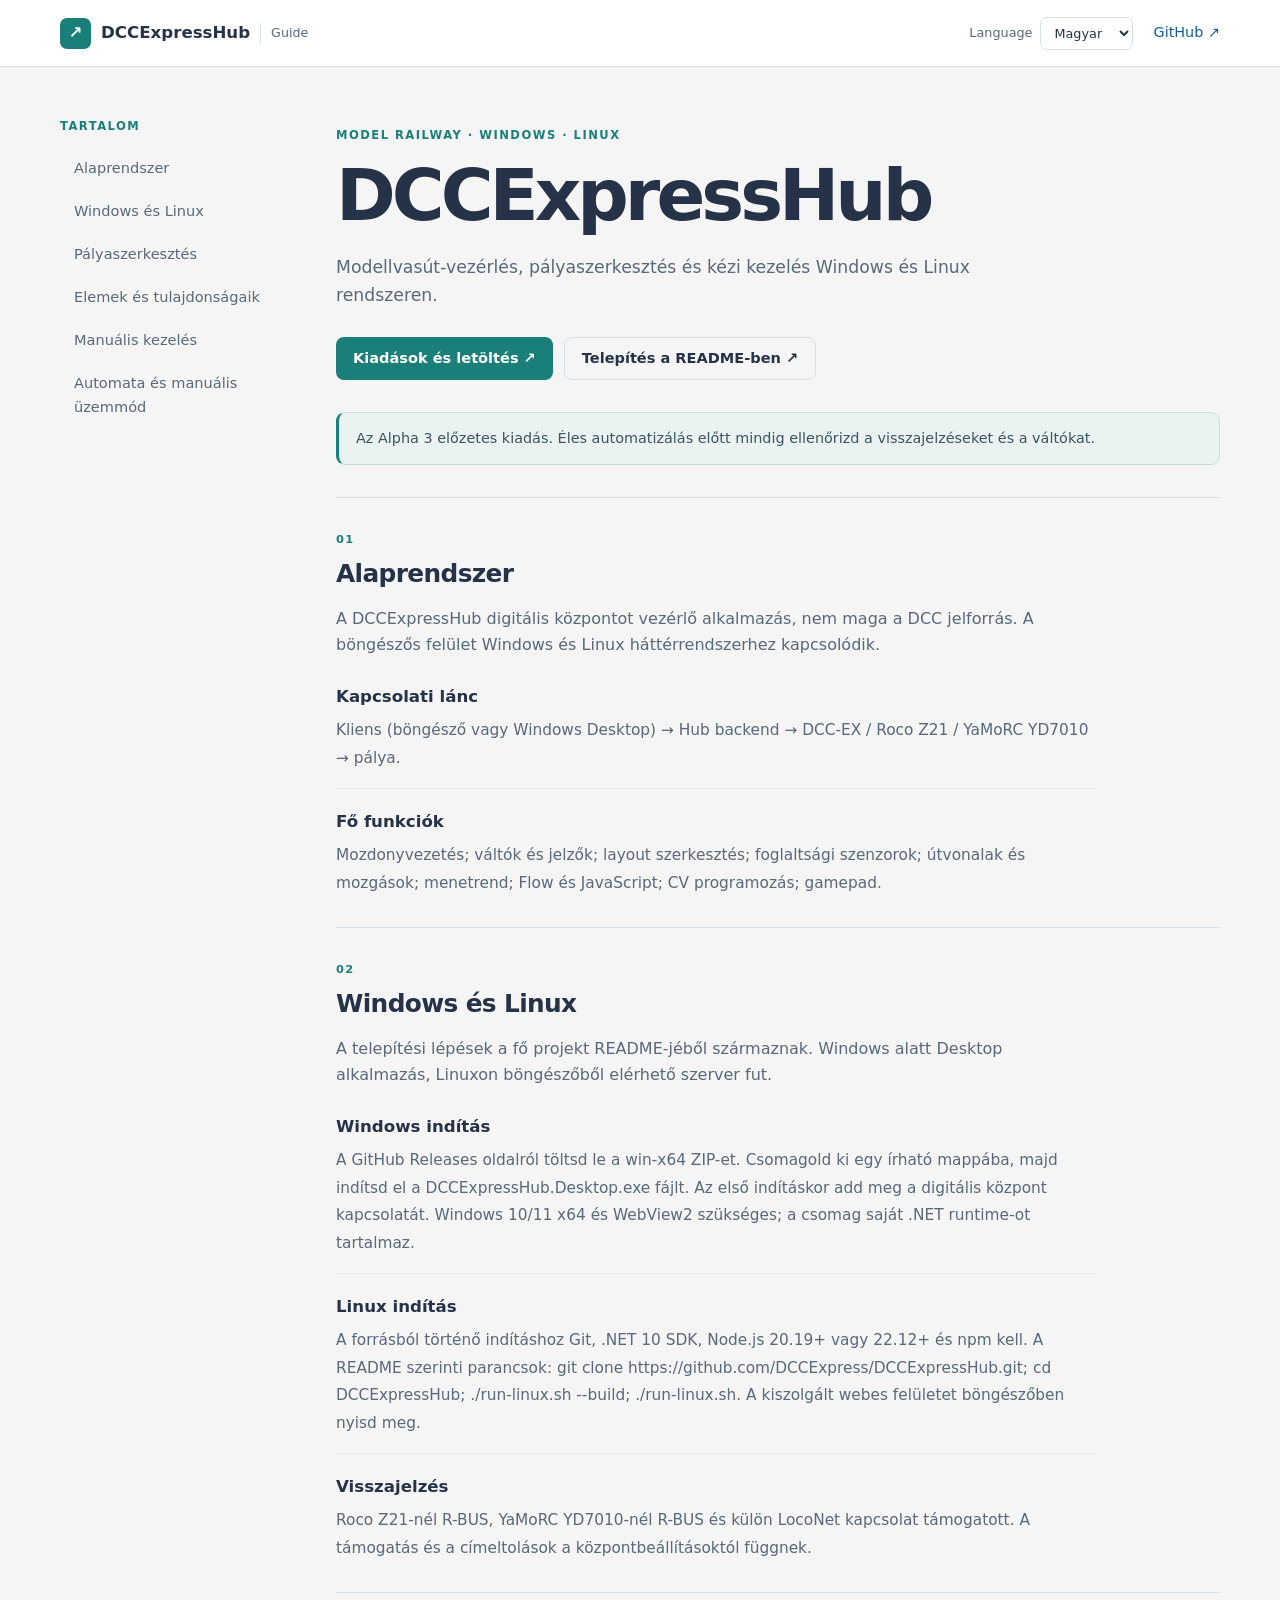
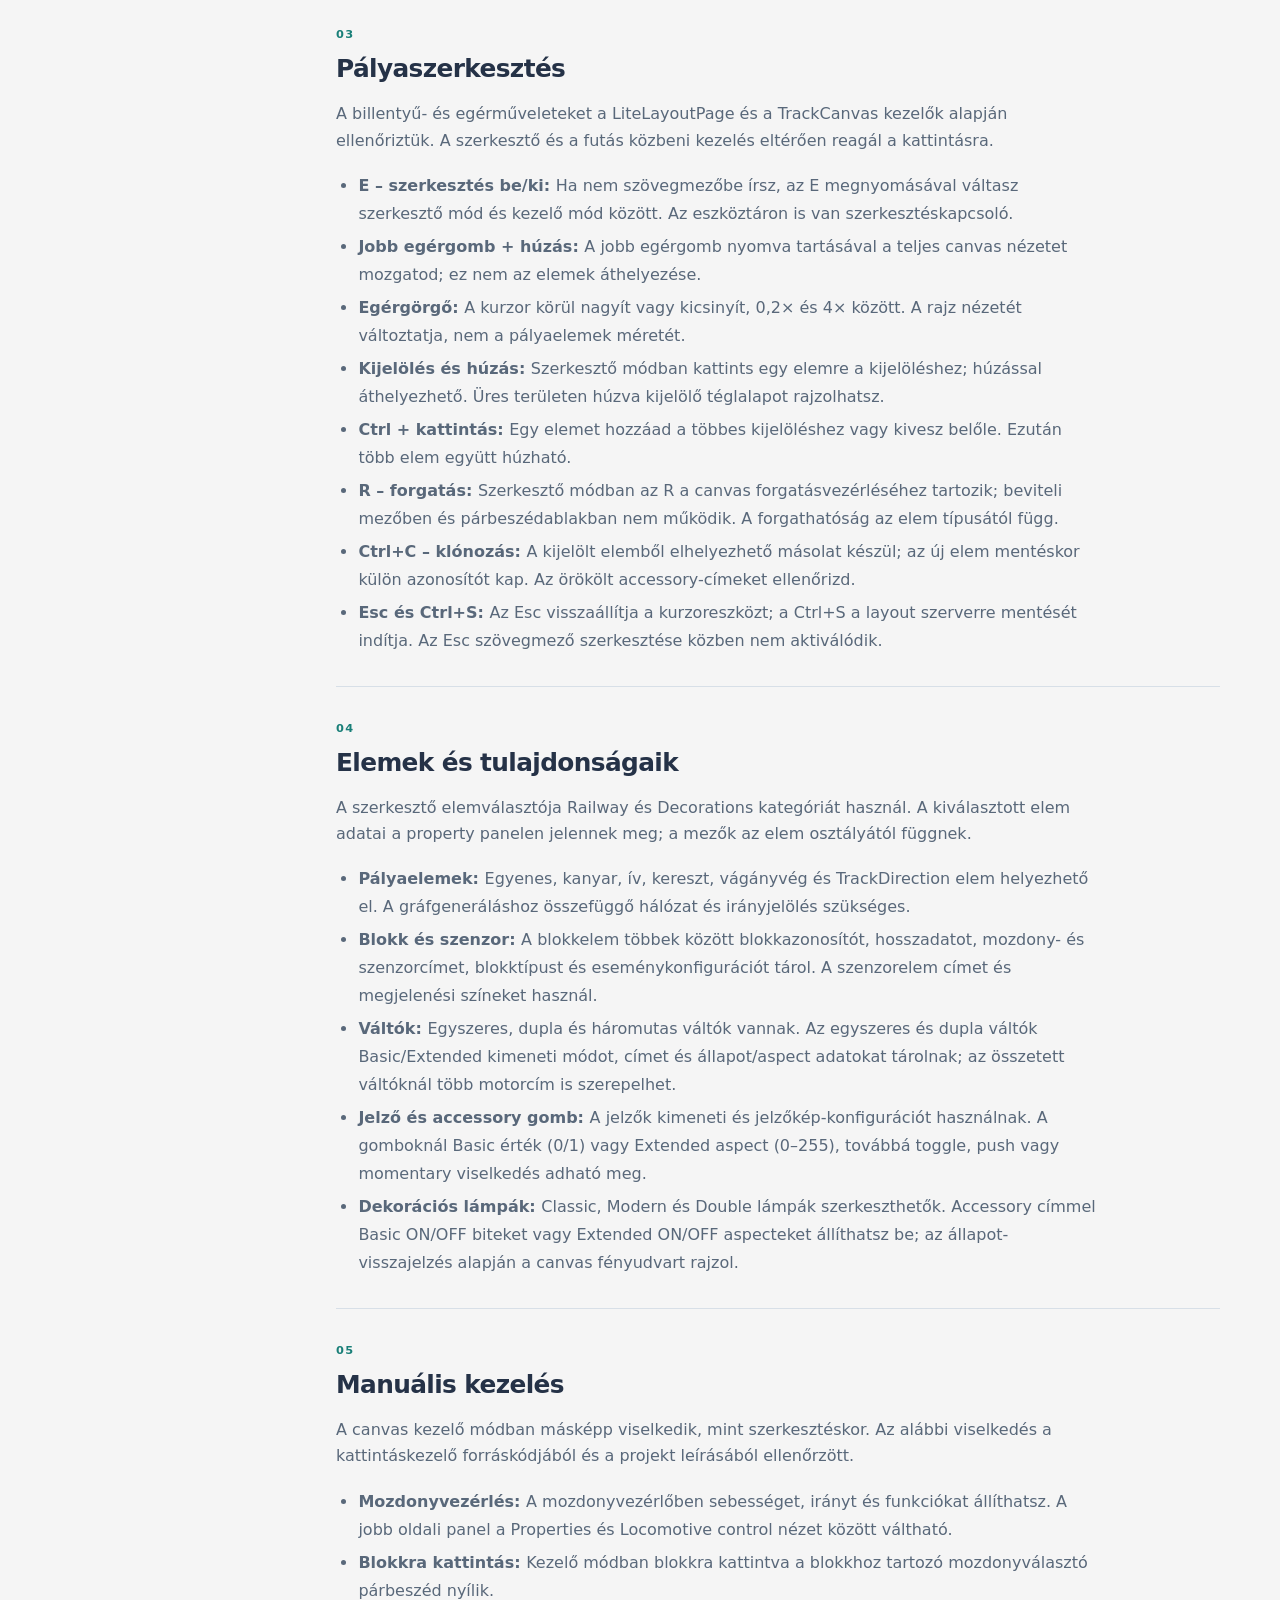
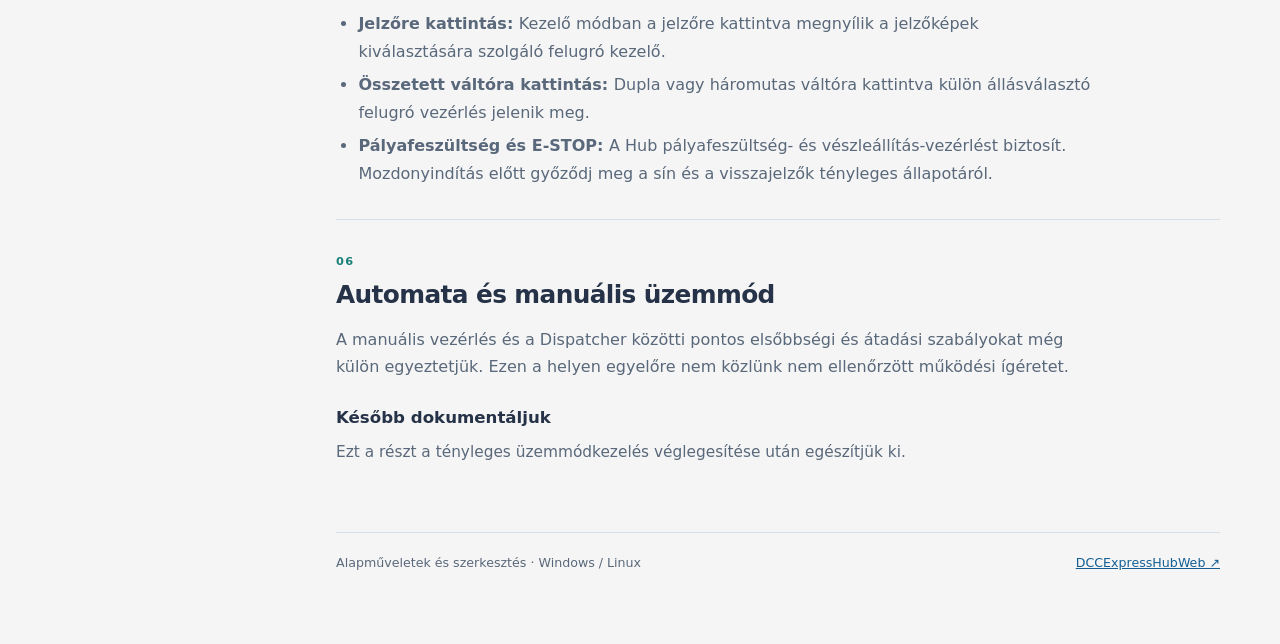
<file: index.html>
<!doctype html>
<html lang="hu">
<head>
  <meta charset="utf-8">
  <meta name="viewport" content="width=device-width,initial-scale=1">
  <meta name="description" content="DCCExpressHub: Windows and Linux model railway control, layout editing, elements and manual operations.">
  <meta name="theme-color" content="#f5f5f5">
  <title>DCCExpressHub — Guide</title>
  <link rel="stylesheet" href="./assets/site.css">
  <script src="./assets/guide.js" defer></script>
</head>
<body>
  <header class="site-header">
    <div class="topbar wrap">
      <a class="brand" href="#home"><span class="brand-mark">↗</span><strong>DCCExpressHub</strong><span class="brand-suffix">Guide</span></a>
      <div class="head-actions">
        <label class="language-picker" for="language"><span id="language-label">Language</span>
          <select id="language" aria-label="Language"><option value="hu">Magyar</option><option value="en">English</option><option value="de">Deutsch</option></select>
        </label>
        <a class="github-link" href="https://github.com/DCCExpress/DCCExpressHub" target="_blank" rel="noopener noreferrer">GitHub ↗</a>
      </div>
    </div>
  </header>
  <div class="wrap page-shell" id="home">
    <aside class="sidebar">
      <div class="sidebar-label" id="contents-label">Tartalom</div>
      <nav id="guide-nav" aria-label="Guide sections"></nav>
    </aside>
    <main class="main-content">
      <section class="hero">
        <div class="eyebrow" id="eyebrow">MODEL RAILWAY · WINDOWS · LINUX</div>
        <h1 id="hero-title">DCCExpressHub</h1>
        <p class="hero-text" id="hero-description"></p>
        <div class="hero-actions">
          <a class="button primary" href="https://github.com/DCCExpress/DCCExpressHub/releases" target="_blank" rel="noopener noreferrer" id="releases-link"></a>
          <a class="button secondary" href="https://github.com/DCCExpress/DCCExpressHub#readme" target="_blank" rel="noopener noreferrer" id="readme-link"></a>
        </div>
      </section>
      <div class="notice" id="alpha-notice"></div>
      <div id="guide-content" class="guide-content"></div>
      <footer class="footer"><span id="footer-note"></span><a href="https://github.com/DCCExpress/DCCExpressHubWeb" target="_blank" rel="noopener noreferrer">DCCExpressHubWeb ↗</a></footer>
    </main>
  </div>
</body>
</html>
</file>
<file: assets/site.css>
:root{color-scheme:light;--bg:#f5f5f5;--surface:#fff;--surface-alt:#eef3f7;--border:#d7dfe7;--text:#253247;--muted:#59687a;--accent:#197f78;--link:#135e94;--radius:12px;font-family:Inter,ui-sans-serif,system-ui,-apple-system,"Segoe UI",sans-serif}
*{box-sizing:border-box}html{scroll-behavior:smooth;scroll-padding-top:86px}body{margin:0;background:var(--bg);color:var(--text);line-height:1.65}a{color:var(--link)}button,select{font:inherit}.wrap{width:min(1160px,calc(100% - 40px));margin-inline:auto}
.site-header{position:sticky;top:0;z-index:10;background:#ffffffed;backdrop-filter:blur(12px);border-bottom:1px solid var(--border)}.topbar{min-height:66px;display:flex;align-items:center;justify-content:space-between;gap:18px}.brand{display:inline-flex;align-items:center;gap:10px;text-decoration:none;color:var(--text);font-size:1.04rem;white-space:nowrap}.brand-mark{display:grid;place-items:center;width:31px;height:31px;border-radius:7px;background:var(--accent);color:#fff;font-weight:900}.brand-suffix{font-size:.79rem;color:var(--muted);font-weight:500;border-left:1px solid var(--border);padding-left:10px}.head-actions{display:flex;align-items:center;gap:20px}.language-picker{display:flex;align-items:center;gap:8px;font-size:.8rem;color:var(--muted)}select{background:var(--surface);color:var(--text);border:1px solid var(--border);border-radius:7px;padding:7px 9px}.github-link{text-decoration:none;font-size:.9rem}
.page-shell{display:grid;grid-template-columns:220px minmax(0,1fr);gap:56px;padding-top:50px;padding-bottom:70px}.sidebar{position:sticky;top:105px;align-self:start}.sidebar-label,.eyebrow{font-size:.72rem;font-weight:800;letter-spacing:.13em;text-transform:uppercase;color:var(--accent)}.sidebar nav{margin-top:12px;display:grid;gap:3px}.sidebar nav a{display:block;border-left:2px solid transparent;padding:8px 12px;color:var(--muted);text-decoration:none;font-size:.91rem}.sidebar nav a:hover,.sidebar nav a:focus{background:var(--surface);color:var(--text);border-color:var(--accent);outline:none}.sidebar-note{font-size:.79rem;line-height:1.6;margin-top:28px;color:var(--muted);border-top:1px solid var(--border);padding-top:18px}
.main-content{min-width:0}.hero{padding:9px 0 30px}.hero h1{font-size:clamp(2.4rem,6vw,4.5rem);letter-spacing:-.055em;line-height:1.12;margin:10px 0 17px}.hero-text{font-size:1.08rem;color:var(--muted);max-width:720px;margin:0}.hero-actions{display:flex;flex-wrap:wrap;gap:11px;margin-top:27px}.button{display:inline-flex;align-items:center;min-height:43px;border-radius:8px;padding:8px 17px;text-decoration:none;font-weight:700;font-size:.91rem}.primary{background:var(--accent);color:#fff}.primary:hover{background:#126a64}.secondary{border:1px solid var(--border);color:var(--text)}.secondary:hover{border-color:var(--accent)}
.notice{background:#eaf3f2;border:1px solid #c7deda;border-left:3px solid var(--accent);padding:14px 17px;border-radius:9px;color:#3a5460;font-size:.9rem;margin:2px 0 32px}.guide-section{border-top:1px solid var(--border);padding:32px 0 15px;scroll-margin-top:82px}.section-kicker{font-size:.71rem;letter-spacing:.12em;color:var(--accent);font-weight:800}.guide-section h2{font-size:1.55rem;letter-spacing:-.025em;margin:5px 0 11px}.section-intro{color:var(--muted);margin:0 0 18px;max-width:740px}.chapter-content{max-width:760px}.subsection{padding:6px 0 15px}.subsection+.subsection{border-top:1px solid #e5e9ee;padding-top:19px}.subsection h3{font-size:1.04rem;margin:0 0 7px;color:var(--text)}.subsection p{font-size:.96rem;color:var(--muted);line-height:1.8;margin:0}.chapter-list{padding-left:1.4rem;margin:9px 0 16px;color:var(--muted)}.chapter-list li{margin:5px 0;line-height:1.75}.key{font-family:ui-monospace,Consolas,monospace;background:#e9eef5;color:#2a465d;padding:2px 6px;border-radius:4px}
.footer{display:flex;justify-content:space-between;gap:20px;flex-wrap:wrap;font-size:.79rem;color:var(--muted);margin-top:36px;padding-top:20px;border-top:1px solid var(--border)}
@media(max-width:880px){.page-shell{grid-template-columns:1fr;gap:23px;padding-top:25px}.sidebar{position:static}.sidebar nav{display:flex;overflow:auto;white-space:nowrap;margin-top:7px;padding-bottom:6px}.sidebar nav a{border-left:0;border-bottom:2px solid transparent;padding:7px 11px}.sidebar-note{display:none}}
@media(max-width:510px){.wrap{width:calc(100% - 28px)}.brand-suffix,.language-picker span,.github-link{display:none}.head-actions{gap:5px}.hero h1{font-size:2.45rem}.topbar{min-height:59px}}
</file>
